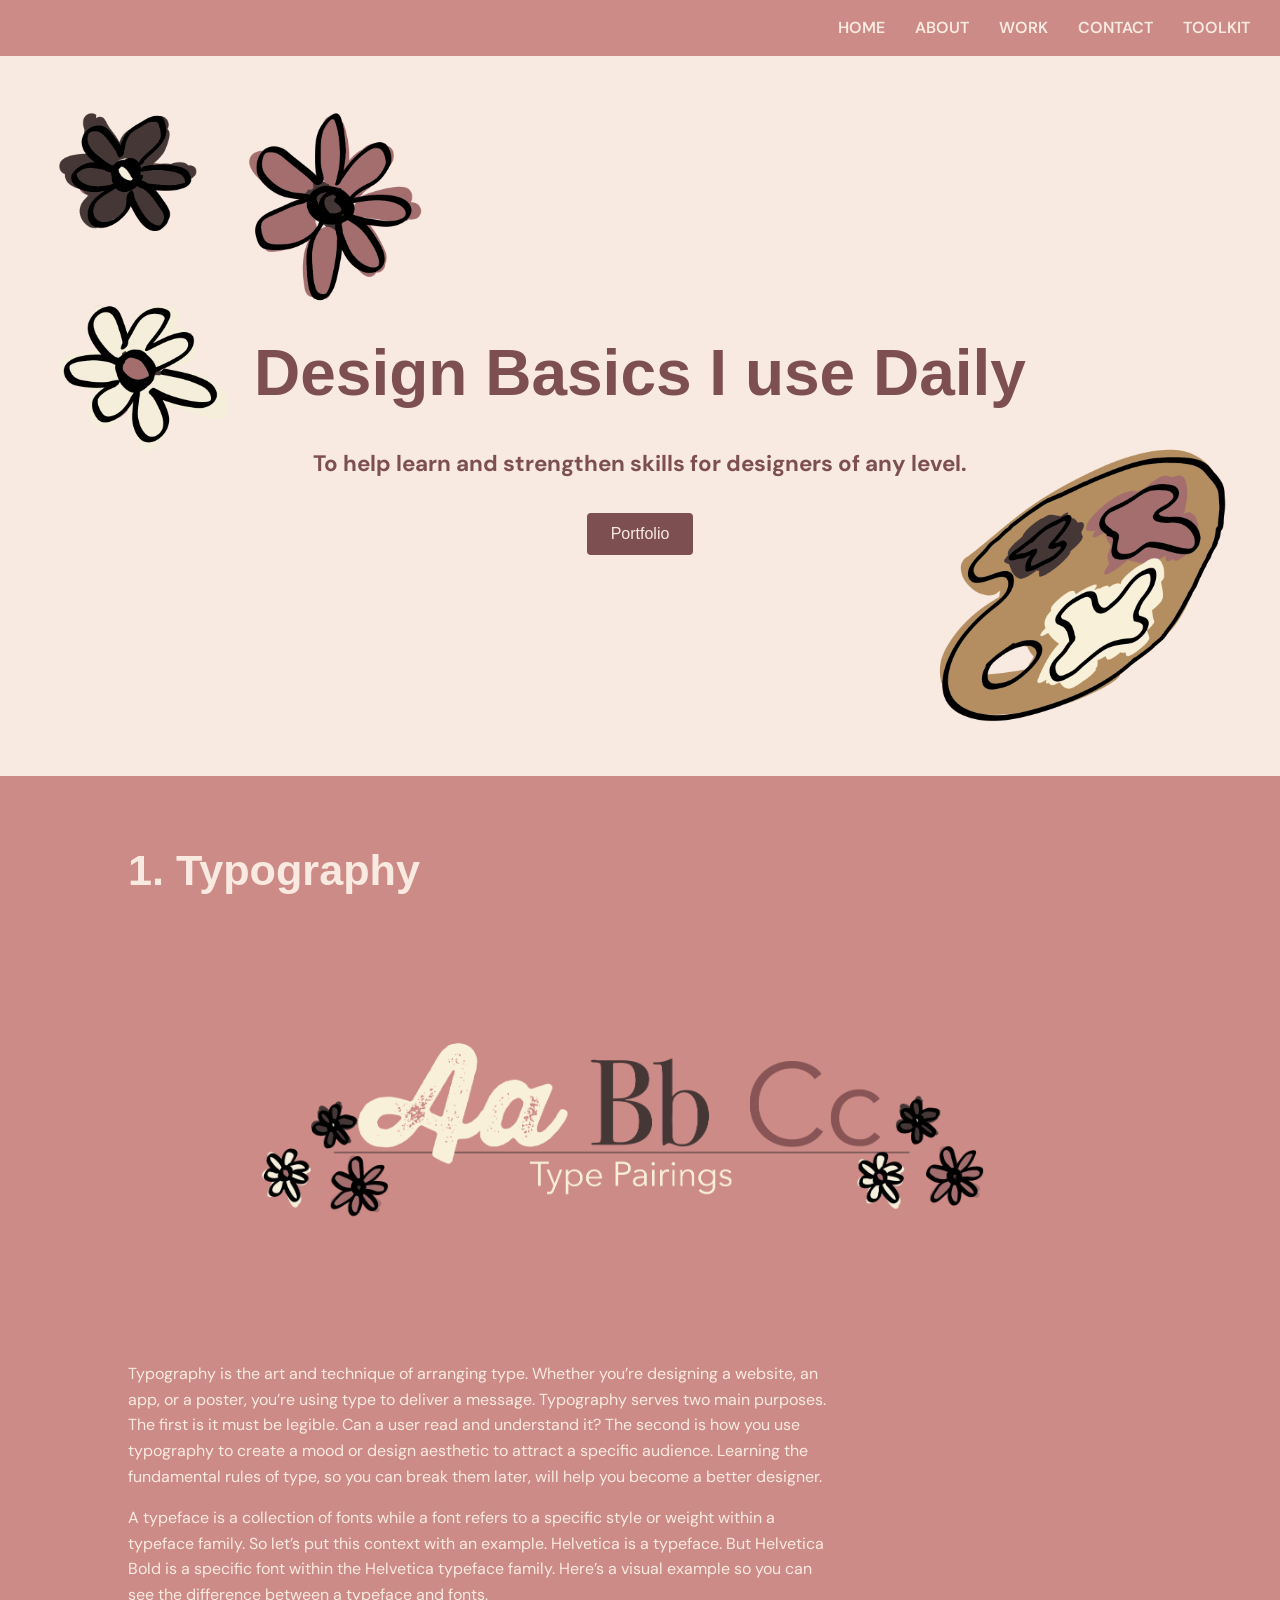
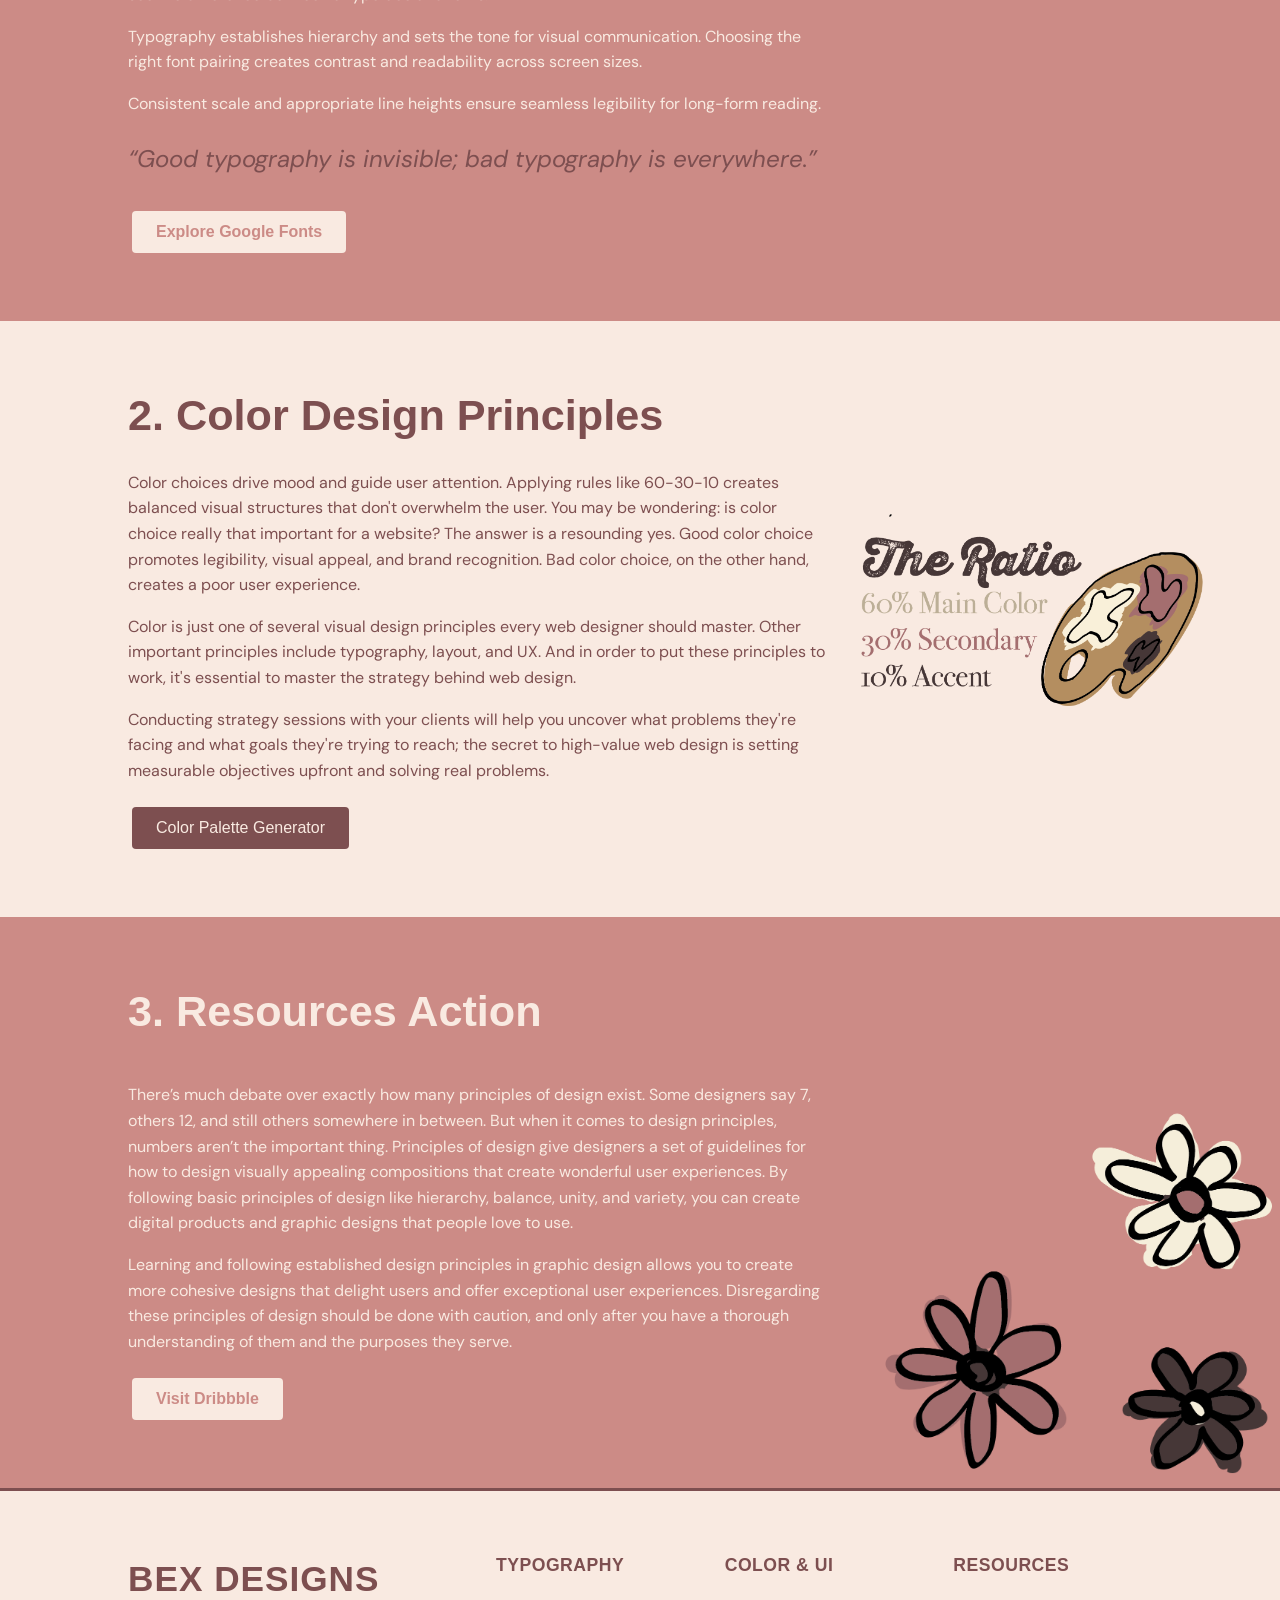
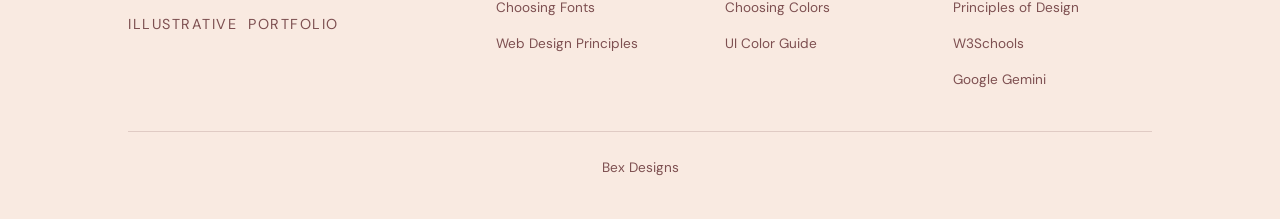
<file: index.html>
<!DOCTYPE html>
<html lang="en">
<head>
    <meta charset="UTF-8">
    <meta name="viewport" content="width=device-width, initial-scale=1.0">
    <title>Design Basics Professionals use Daily</title>
    
    <!-- Google Fonts -->
    <link rel="preconnect" href="https://fonts.googleapis.com">
    <link rel="preconnect" href="https://fonts.gstatic.com" crossorigin>
    <link href="https://fonts.googleapis.com/css2?family=DM+Sans:ital,opsz,wght@0,9..40,100..1000;1,9..40,100..1000&family=Valley+Sans:ital,wght@0,100..900;1,100..900&display=swap" rel="stylesheet">
    
    <!-- External CSS -->
    <link href="style.css" rel="stylesheet" type="text/css">
</head>
<body>

<header class="top-section">
    <nav class="navigation">
        <ul>
			<li><a href="index.html">HOME</a></li>
            <li><a href="About.html" target="_blank">ABOUT</a></li>
            <li><a href="WORK.html" target="_blank">WORK</a></li>
            <li><a href="CONTACT.html" target="_blank">CONTACT</a></li>
            <li><a href="TOOLKIT.html" target="_blank">TOOLKIT</a></li>
        </ul>
    </nav>
</header>

<!-- SECTION 1: Header & Hero -->
<section class="hero-section">
    <div class="hero-content">
        <h1>Design Basics I use Daily</h1>
        <h3>To help learn and strengthen skills for designers of any level.</h3>
        <a href="https://bexdesigns.net/" target="_blank">
            <button class="button">Portfolio</button>
        </a>
    </div>
</section>

<!-- SECTION 2: Typography -->
<section class="typography-section">
    <h2>1. Typography</h2>
    <img class="centered-image" src="Images/typepairing.png" alt="Type pairing example">
    
    <p class="p2">Typography is the art and technique of arranging type. Whether you’re designing a website, an app, or a poster, you’re using type to deliver a message. Typography serves two main purposes. The first is it must be legible. Can a user read and understand it? The second is how you use typography to create a mood or design aesthetic to attract a specific audience. Learning the fundamental rules of type, so you can break them later, will help you become a better designer.</p>
    
    <p class="p2">A typeface is a collection of fonts while a font refers to a specific style or weight within a typeface family. So let’s put this context with an example. Helvetica is a typeface. But Helvetica Bold is a specific font within the Helvetica typeface family. Here’s a visual example so you can see the difference between a typeface and fonts.</p>
    
    <p class="p2">Typography establishes hierarchy and sets the tone for visual communication. Choosing the right font pairing creates contrast and readability across screen sizes.</p>
    <p class="p2">Consistent scale and appropriate line heights ensure seamless legibility for long-form reading.</p>
    
    <q>Good typography is invisible; bad typography is everywhere.</q>  
    
    <div>
        <a href="https://fonts.google.com" target="_blank">
            <button class="button2">Explore Google Fonts</button>
        </a>
    </div>
</section>

<!-- SECTION 3: Color & Design Principles -->
<section class="color-section">
    <div class="color-header">
        <h5>2. Color Design Principles</h5>
    </div>
    
    <p>Color choices drive mood and guide user attention. Applying rules like 60-30-10 creates balanced visual structures that don't overwhelm the user. You may be wondering: is color choice really that important for a website? The answer is a resounding yes. Good color choice promotes legibility, visual appeal, and brand recognition. Bad color choice, on the other hand, creates a poor user experience.</p>
    
    <p>Color is just one of several visual design principles every web designer should master. Other important principles include typography, layout, and UX. And in order to put these principles to work, it's essential to master the strategy behind web design.</p>
    
    <p>Conducting strategy sessions with your clients will help you uncover what problems they're facing and what goals they're trying to reach; the secret to high-value web design is setting measurable objectives upfront and solving real problems.</p>
    
    <div>
        <a href="https://coolors.co" target="_blank">
            <button class="button">Color Palette Generator</button>
        </a>
    </div>
</section>

<!-- SECTION 4: Resources & CTA -->
<section class="resources-section">
    <h2>3. Resources Action</h2>
    <div>
        <p class="p2">There’s much debate over exactly how many principles of design exist. Some designers say 7, others 12, and still others somewhere in between. But when it comes to design principles, numbers aren’t the important thing. Principles of design give designers a set of guidelines for how to design visually appealing compositions that create wonderful user experiences. By following basic principles of design like hierarchy, balance, unity, and variety, you can create digital products and graphic designs that people love to use.</p>
        
        <p class="p2">Learning and following established design principles in graphic design allows you to create more cohesive designs that delight users and offer exceptional user experiences. Disregarding these principles of design should be done with caution, and only after you have a thorough understanding of them and the purposes they serve.</p>
    </div>
    
    <div>
        <a href="https://dribbble.com" target="_blank">
            <button class="button2">Visit Dribbble</button>
        </a>
    </div>
</section>

<!-- FOOTER & CITATIONS -->
<footer>
    <div class="footer-container">
        <!-- Brand / Logo Area -->
      <div class="footer-brand">
        <h2>BEX DESIGNS</h2>
          <p>Illustrative&nbsp; Portfolio</p>
        </div>

        <!-- Stacked & Horizontal Link Columns -->
        <div class="footer-links-group">
            <div class="footer-column">
                <h4>TYPOGRAPHY</h4>
                <ul>
                    <li><a href="https://www.flux-academy.com/blog/the-ultimate-guide-to-choosing-fonts" target="_blank">Choosing Fonts</a></li>
                    <li><a href="https://tilda.education/en/web-design-principles" target="_blank">Web Design Principles</a></li>
                </ul>
            </div>

            <div class="footer-column">
                <h4>COLOR & UI</h4>
                <ul>
                    <li><a href="https://www.flux-academy.com/blog/ultimate-guide-to-choosing-colors-for-web-design" target="_blank">Choosing Colors</a></li>
                    <li><a href="https://dribbble.com/stories/2018/12/19/choosing-colors-for-web-design-a-practical-ui-color-application-guide" target="_blank">UI Color Guide</a></li>
                </ul>
            </div>

            <div class="footer-column">
                <h4>RESOURCES</h4>
                <ul>
                    <li><a href="https://dribbble.com/resources/education/principles-of-design" target="_blank">Principles of Design</a></li>
                    <li><a href="https://www.w3schools.com/" target="_blank">W3Schools</a></li>
                    <li><a href="https://share.google/mY4D2VgByIqLXARrg" target="_blank">Google Gemini</a></li>
                </ul>
            </div>
        </div>
    </div>

    <!-- Copyright Bottom Bar -->
    <div class="footer-bottom">
    Bex Designs </div>
</footer>

</body>
</html>
</file>
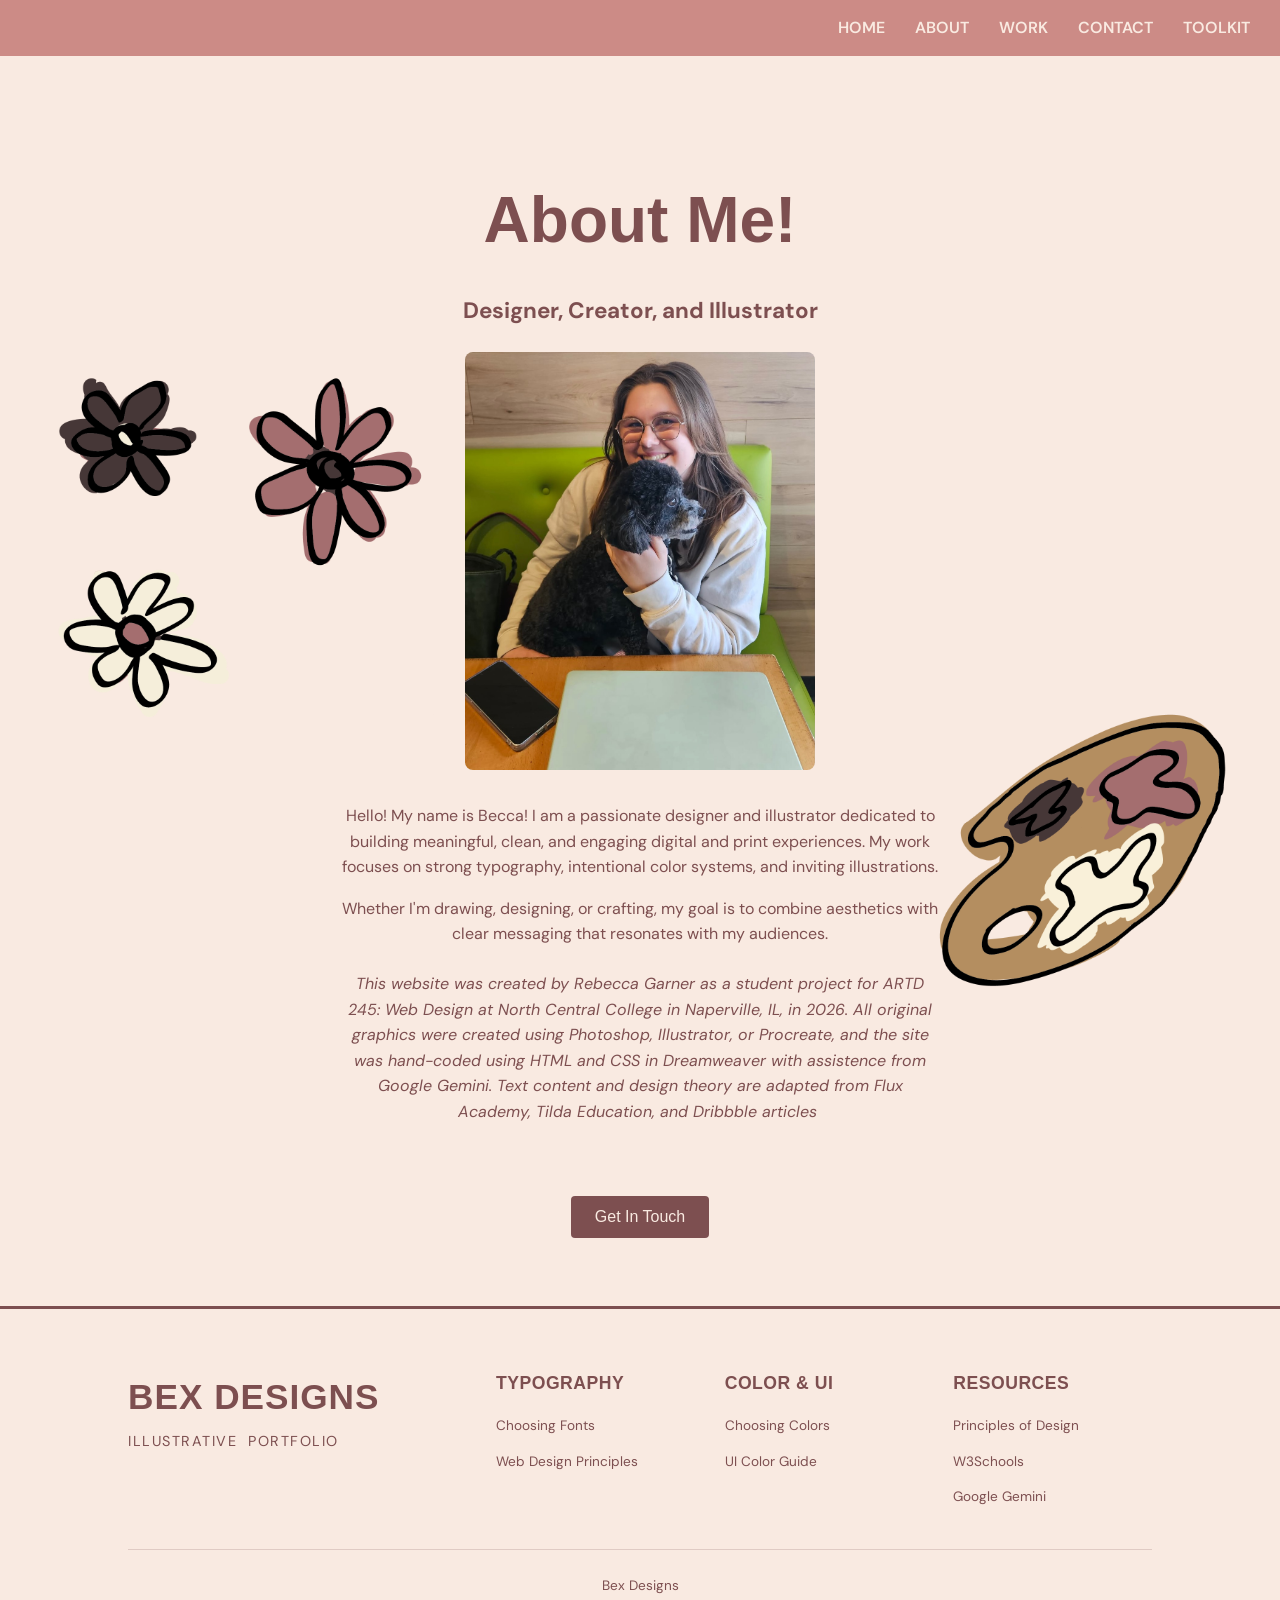
<file: About.html>
<!DOCTYPE html>
<html lang="en">
<head>
    <meta charset="UTF-8">
    <meta name="viewport" content="width=device-width, initial-scale=1.0">
    <title>About - Bex Designs</title>
    
    <!-- Google Fonts -->
    <link rel="preconnect" href="https://fonts.googleapis.com">
    <link rel="preconnect" href="https://fonts.gstatic.com" crossorigin>
    <link href="https://fonts.googleapis.com/css2?family=DM+Sans:ital,opsz,wght@0,9..40,100..1000;1,9..40,100..1000&family=Valley+Sans:ital,wght@0,100..900;1,100..900&display=swap" rel="stylesheet">
    
    <!-- External CSS -->
    <link href="style.css" rel="stylesheet" type="text/css">
</head>
<body>

<header class="top-section">
    <nav class="navigation">
        <ul>
            <li><a href="index.html">HOME</a></li>
            <li><a href="About.html">ABOUT</a></li>
            <li><a href="WORK.html" target="_blank">WORK</a></li>
            <li><a href="CONTACT.html" target="_blank">CONTACT</a></li>
            <li><a href="TOOLKIT.html" target="_blank">TOOLKIT</a></li>
        </ul>
    </nav>
</header>

<!-- ABOUT SECTION WITH PHOTO & TEXT -->
<section class="hero-section">
    <div class="about-content-wrapper">
        <h1>About Me!</h1>
        <h3>Designer, Creator, and Illustrator</h3>
        
        <!-- Stacked Layout Container -->
        <div class="about-stacked-container">
            <div class="about-image-centered">
             <img src="Images/Garner.me.jpeg" alt="Profile Picture">
            </div>
            
            <div class="about-text-column">
                <p>Hello! My name is Becca! I am a passionate designer and illustrator dedicated to building meaningful, clean, and engaging digital and print experiences. 
                My work focuses on strong typography, intentional color systems, and inviting illustrations.</p>
                    
              <p>Whether I'm drawing, designing, or crafting, my goal is to combine aesthetics with clear messaging that resonates with my audiences.</p>
                <q2>This website was created by Rebecca Garner as a student project for ARTD 245: Web Design at North Central College in Naperville, IL, in 2026. All original graphics were created using Photoshop, Illustrator, or Procreate, and the site was hand-coded using HTML and CSS in Dreamweaver with assistence from Google Gemini. Text content and design theory are adapted from Flux Academy, Tilda Education, and Dribbble articles&nbsp;</q2>
            </div>
        </div>

        <div class="about-button-wrapper">
            <a href="CONTACT.html" target="_blank">
                <button class="button">Get In Touch</button>
            </a>
        </div>
    </div>
</section>

<!-- FOOTER -->
<footer>
    <div class="footer-container">
        <!-- Brand / Logo Area -->
      <div class="footer-brand">
        <h2>BEX DESIGNS</h2>
          <p>Illustrative&nbsp; Portfolio</p>
        </div>

        <!-- Stacked & Horizontal Link Columns -->
        <div class="footer-links-group">
            <div class="footer-column">
                <h4>TYPOGRAPHY</h4>
                <ul>
                    <li><a href="https://www.flux-academy.com/blog/the-ultimate-guide-to-choosing-fonts" target="_blank">Choosing Fonts</a></li>
                    <li><a href="https://tilda.education/en/web-design-principles" target="_blank">Web Design Principles</a></li>
                </ul>
            </div>

            <div class="footer-column">
                <h4>COLOR & UI</h4>
                <ul>
                    <li><a href="https://www.flux-academy.com/blog/ultimate-guide-to-choosing-colors-for-web-design" target="_blank">Choosing Colors</a></li>
                    <li><a href="https://dribbble.com/stories/2018/12/19/choosing-colors-for-web-design-a-practical-ui-color-application-guide" target="_blank">UI Color Guide</a></li>
                </ul>
            </div>

            <div class="footer-column">
                <h4>RESOURCES</h4>
                <ul>
                    <li><a href="https://dribbble.com/resources/education/principles-of-design" target="_blank">Principles of Design</a></li>
                    <li><a href="https://www.w3schools.com/" target="_blank">W3Schools</a></li>
                    <li><a href="https://share.google/mY4D2VgByIqLXARrg" target="_blank">Google Gemini</a></li>
                </ul>
            </div>
        </div>
    </div>

    <!-- Copyright Bottom Bar -->
    <div class="footer-bottom">
    Bex Designs </div>
</footer>

</body>
</html>
</file>
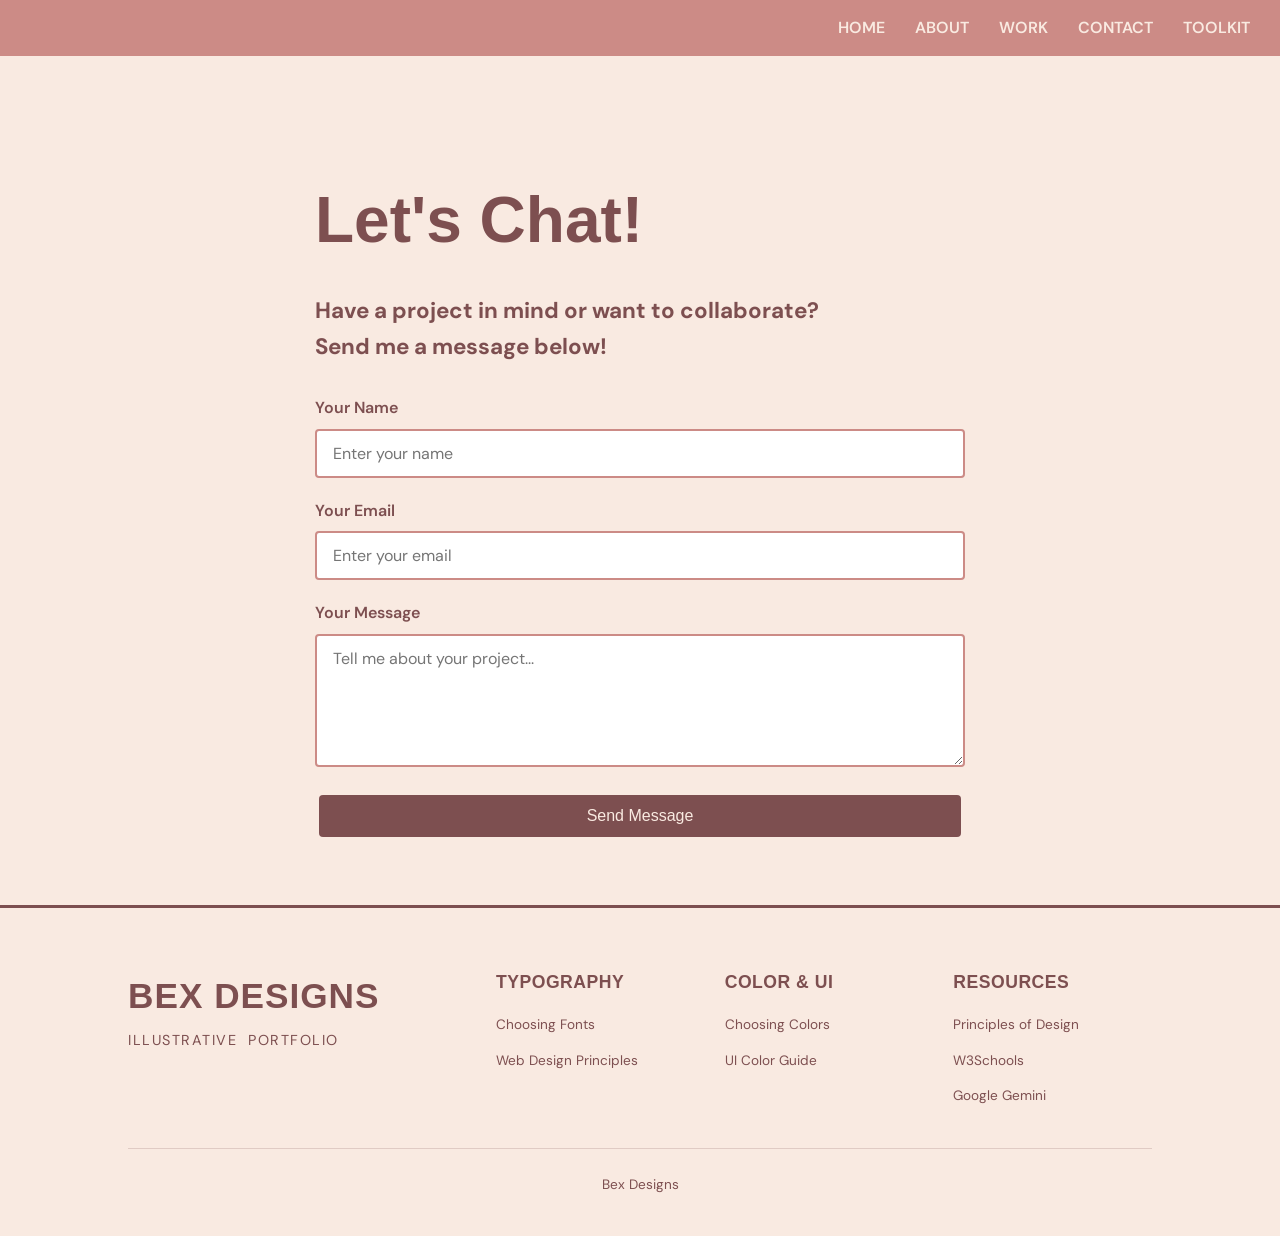
<file: CONTACT.html>
<!DOCTYPE html>
<html lang="en">
<head>
    <meta charset="UTF-8">
    <meta name="viewport" content="width=device-width, initial-scale=1.0">
    <title>Contact - Bex Designs</title>
    
    <!-- Google Fonts -->
    <link rel="preconnect" href="https://fonts.googleapis.com">
    <link rel="preconnect" href="https://fonts.gstatic.com" crossorigin>
    <link href="https://fonts.googleapis.com/css2?family=DM+Sans:ital,opsz,wght@0,9..40,100..1000;1,9..40,100..1000&family=Valley+Sans:ital,wght@0,100..900;1,100..900&display=swap" rel="stylesheet">
    
    <!-- External CSS -->
    <link href="style.css" rel="stylesheet" type="text/css">
</head>
<body>

<header class="top-section">
    <nav class="navigation">
        <ul>
			<li><a href="index.html">HOME</a></li>
            <li><a href="index.html">ABOUT</a></li>
            <li><a href="WORK.html" target="_blank">WORK</a></li>
            <li><a href="CONTACT.html" target="_blank">CONTACT</a></li>
            <li><a href="TOOLKIT.html" target="_blank">TOOLKIT</a></li>
        </ul>
    </nav>
</header>

<!-- CONTACT SECTION -->
<section class="contact-section">
    <div class="contact-wrapper">
        <h1>Let's Chat!</h1>
        <h3>Have a project in mind or want to collaborate? <br>
        Send me a message below!</h3>
        
        <!-- Contact Form -->
        <form action="#" method="POST" class="contact-form">
            <div class="form-group">
                <label for="name">Your Name</label>
                <input type="text" id="name" name="name" required placeholder="Enter your name">
            </div>

            <div class="form-group">
                <label for="email">Your Email</label>
                <input type="email" id="email" name="email" required placeholder="Enter your email">
            </div>

            <div class="form-group">
                <label for="message">Your Message</label>
                <textarea id="message" name="message" rows="5" required placeholder="Tell me about your project..."></textarea>
            </div>

            <button type="submit" class="button">Send Message</button>
        </form>
    </div>
</section>

<!-- FOOTER -->
<footer>
    <div class="footer-container">
        <!-- Brand / Logo Area -->
      <div class="footer-brand">
        <h2>BEX DESIGNS</h2>
          <p>Illustrative&nbsp; Portfolio</p>
        </div>

        <!-- Stacked & Horizontal Link Columns -->
        <div class="footer-links-group">
            <div class="footer-column">
                <h4>TYPOGRAPHY</h4>
                <ul>
                    <li><a href="https://www.flux-academy.com/blog/the-ultimate-guide-to-choosing-fonts" target="_blank">Choosing Fonts</a></li>
                    <li><a href="https://tilda.education/en/web-design-principles" target="_blank">Web Design Principles</a></li>
                </ul>
            </div>

            <div class="footer-column">
                <h4>COLOR & UI</h4>
                <ul>
                    <li><a href="https://www.flux-academy.com/blog/ultimate-guide-to-choosing-colors-for-web-design" target="_blank">Choosing Colors</a></li>
                    <li><a href="https://dribbble.com/stories/2018/12/19/choosing-colors-for-web-design-a-practical-ui-color-application-guide" target="_blank">UI Color Guide</a></li>
                </ul>
            </div>

            <div class="footer-column">
                <h4>RESOURCES</h4>
                <ul>
                    <li><a href="https://dribbble.com/resources/education/principles-of-design" target="_blank">Principles of Design</a></li>
                    <li><a href="https://www.w3schools.com/" target="_blank">W3Schools</a></li>
                    <li><a href="https://share.google/mY4D2VgByIqLXARrg" target="_blank">Google Gemini</a></li>
                </ul>
            </div>
        </div>
    </div>

    <!-- Copyright Bottom Bar -->
    <div class="footer-bottom">
    Bex Designs </div>
</footer>
</body>
</html>
</file>
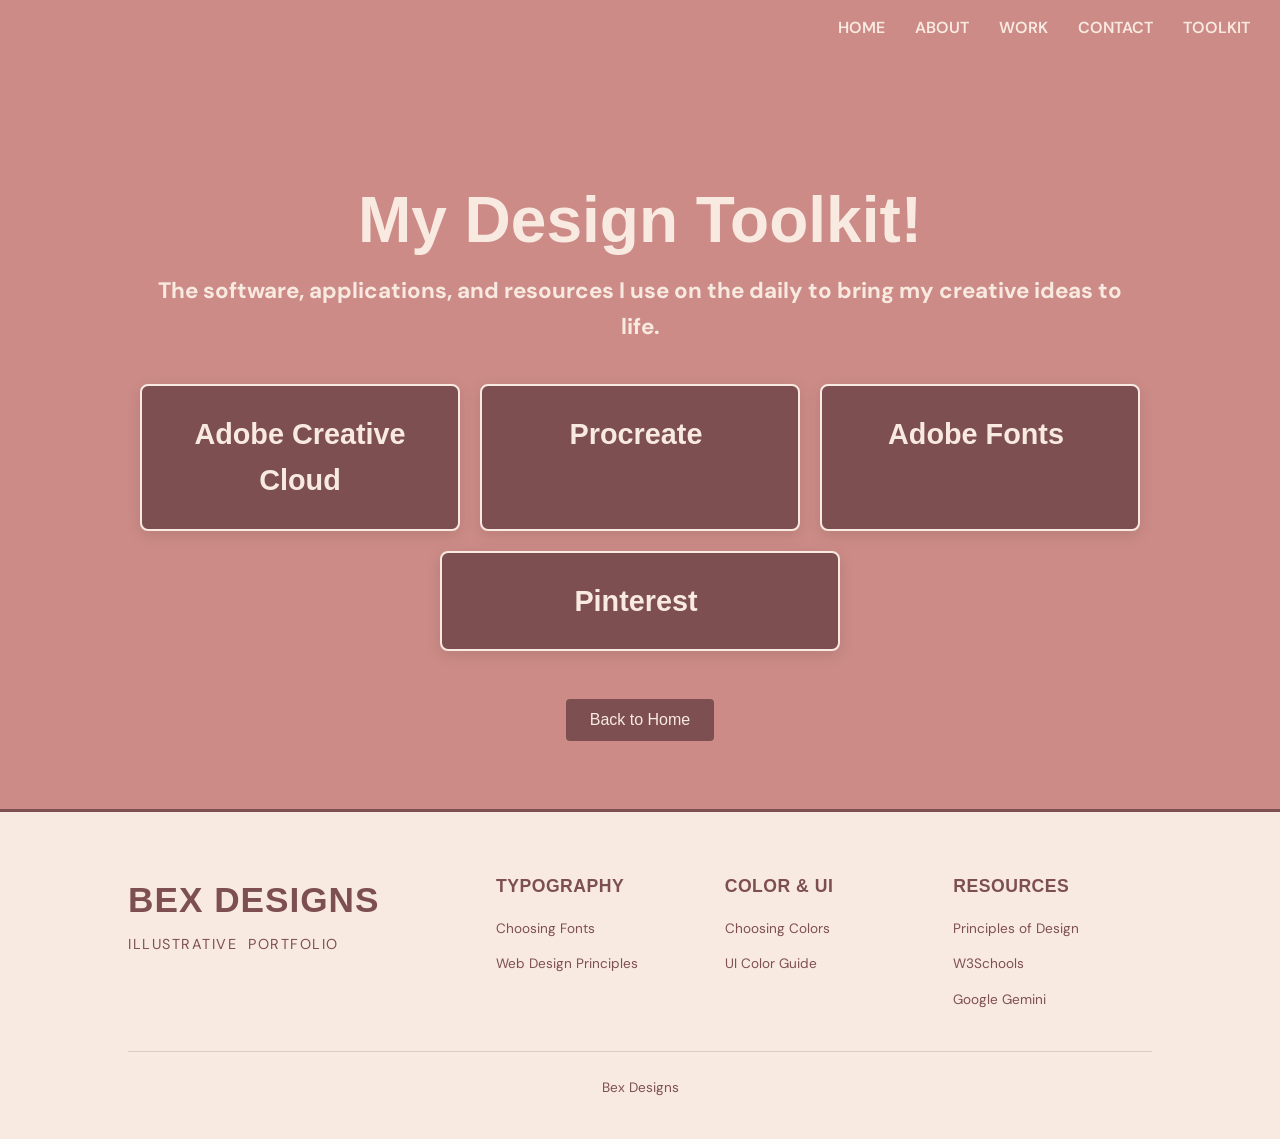
<file: TOOLKIT.html>
<!DOCTYPE html>
<html lang="en">
<head>
    <meta charset="UTF-8">
    <meta name="viewport" content="width=device-width, initial-scale=1.0">
    <title>Toolkit - Bex Designs</title>
    
    <!-- Google Fonts -->
    <link rel="preconnect" href="https://fonts.googleapis.com">
    <link rel="preconnect" href="https://fonts.gstatic.com" crossorigin>
    <link href="https://fonts.googleapis.com/css2?family=DM+Sans:ital,opsz,wght@0,9..40,100..1000;1,9..40,100..1000&family=Valley+Sans:ital,wght@0,100..900;1,100..900&display=swap" rel="stylesheet">
    
    <!-- External CSS -->
    <link href="style.css" rel="stylesheet" type="text/css">
</head>
<body>

<header class="top-section">
    <nav class="navigation">
        <ul>
			<li><a href="index.html">HOME</a></li>
            <li><a href="index.html">ABOUT</a></li>
            <li><a href="WORK.html" target="_blank">WORK</a></li>
            <li><a href="CONTACT.html" target="_blank">CONTACT</a></li>
            <li><a href="TOOLKIT.html">TOOLKIT</a></li>
        </ul>
    </nav>
</header>

<!-- TOOLKIT SECTION -->
<section class="toolkit-section">
    <div class="toolkit-wrapper">
        <h1>My Design Toolkit!</h1>
        <h3 class="section-subtitle">The software, applications, and resources I use on the daily to bring my creative ideas to life.</h3>
        
        <!-- Toolkit Cards Grid -->
        <div class="toolkit-grid">
            <div class="toolkit-card">
                <h3>Adobe Creative Cloud</h3>
                <p class="card-desc">I love the Adobe Creative Cloud, I use it for layout, typography, illustrations, and editing! It is my one stop shop.</p>
                <div class="card-nav-container">
                    <button class="toolkit-arrow-btn prev-btn" type="button">&#10094;</button>
                    <span class="card-counter">1 of 4</span>
                    <button class="toolkit-arrow-btn next-btn" type="button">&#10095;</button>
                </div>
            </div>

            <div class="toolkit-card">
                <h3>Procreate&nbsp;</h3>
                <p class="card-desc">I use this program for my indepth non vector designs. It is great for very heavy layered and detail oriented pieces.</p>
                <div class="card-nav-container">
                    <button class="toolkit-arrow-btn prev-btn" type="button">&#10094;</button>
                    <span class="card-counter">2 of 4</span>
                    <button class="toolkit-arrow-btn next-btn" type="button">&#10095;</button>
                </div>
            </div>

            <div class="toolkit-card">
                <h3>Adobe Fonts&nbsp;</h3>
                <p class="card-desc">My favorite site to ge essential tyoe families, font styles, and unique fonts for my designs.</p>
                <div class="card-nav-container">
                    <button class="toolkit-arrow-btn prev-btn" type="button">&#10094;</button>
                    <span class="card-counter">3 of 4</span>
                    <button class="toolkit-arrow-btn next-btn" type="button">&#10095;</button>
                </div>
            </div>

            <div class="toolkit-card">
                <h3>Pinterest&nbsp;</h3>
                <p class="card-desc">A great place for insperation and finding new styles to try!.</p>
                <div class="card-nav-container">
                    <button class="toolkit-arrow-btn prev-btn" type="button">&#10094;</button>
                    <span class="card-counter">4 of 4</span>
                    <button class="toolkit-arrow-btn next-btn" type="button">&#10095;</button>
                </div>
            </div>
        </div>

        <!-- Back to Home Button -->
        <div class="home-button-container">
            <a href="index.html">
                <button class="button">Back to Home</button>
            </a>
        </div>
    </div>
</section>

<!-- FOOTER -->
<footer>
    <div class="footer-container">
        <!-- Brand / Logo Area -->
      <div class="footer-brand">
        <h2>BEX DESIGNS</h2>
          <p>Illustrative&nbsp; Portfolio</p>
        </div>

        <!-- Stacked & Horizontal Link Columns -->
        <div class="footer-links-group">
            <div class="footer-column">
                <h4>TYPOGRAPHY</h4>
                <ul>
                    <li><a href="https://www.flux-academy.com/blog/the-ultimate-guide-to-choosing-fonts" target="_blank">Choosing Fonts</a></li>
                    <li><a href="https://tilda.education/en/web-design-principles" target="_blank">Web Design Principles</a></li>
                </ul>
            </div>

            <div class="footer-column">
                <h4>COLOR & UI</h4>
                <ul>
                    <li><a href="https://www.flux-academy.com/blog/ultimate-guide-to-choosing-colors-for-web-design" target="_blank">Choosing Colors</a></li>
                    <li><a href="https://dribbble.com/stories/2018/12/19/choosing-colors-for-web-design-a-practical-ui-color-application-guide" target="_blank">UI Color Guide</a></li>
                </ul>
            </div>

            <div class="footer-column">
                <h4>RESOURCES</h4>
                <ul>
                    <li><a href="https://dribbble.com/resources/education/principles-of-design" target="_blank">Principles of Design</a></li>
                    <li><a href="https://www.w3schools.com/" target="_blank">W3Schools</a></li>
                    <li><a href="https://share.google/mY4D2VgByIqLXARrg" target="_blank">Google Gemini</a></li>
                </ul>
            </div>
        </div>
    </div>

    <!-- Copyright Bottom Bar -->
    <div class="footer-bottom">
    Bex Designs </div>
</footer>

<!-- Safe, Fail-Proof JavaScript -->
<script>
    document.addEventListener('DOMContentLoaded', function () {
        var cards = document.querySelectorAll('.toolkit-card');
        var activeIndex = -1;

        function setExpandedCard(index) {
            for (var i = 0; i < cards.length; i++) {
                cards[i].classList.remove('expanded');
            }
            if (index >= 0 && index < cards.length) {
                cards[index].classList.add('expanded');
                activeIndex = index;
            } else {
                activeIndex = -1;
            }
        }

        cards.forEach(function (card, index) {
            card.addEventListener('click', function (e) {
                if (e.target.closest('.toolkit-arrow-btn')) {
                    return;
                }
                if (activeIndex === index) {
                    setExpandedCard(-1);
                } else {
                    setExpandedCard(index);
                }
            });

            var prevBtn = card.querySelector('.prev-btn');
            var nextBtn = card.querySelector('.next-btn');

            if (prevBtn) {
                prevBtn.addEventListener('click', function (e) {
                    e.stopPropagation();
                    var newIndex = activeIndex - 1;
                    if (newIndex < 0) {
                        newIndex = cards.length - 1;
                    }
                    setExpandedCard(newIndex);
                });
            }

            if (nextBtn) {
                nextBtn.addEventListener('click', function (e) {
                    e.stopPropagation();
                    var newIndex = activeIndex + 1;
                    if (newIndex >= cards.length) {
                        newIndex = 0;
                    }
                    setExpandedCard(newIndex);
                });
            }
        });
    });
</script>

</body>
</html>
</file>
<file: style.css>
@charset "UTF-8";

/* Global & Typography Styling */
body {
    font-family: 'DM Sans', sans-serif;
    margin: 0;
    padding: 0;
    color: #f9eae1;
    line-height: 1.6;
}

h1 {
    font-family: "Valley Sans", sans-serif;
    font-size: 4rem;
    font-weight: 600;
    margin-bottom: 0.1rem;
    color: #7d4f50;
}

h2 {
    font-family: "Valley Sans", sans-serif;
    font-size: 2.7rem;
    color: #f9eae1;
    margin-top: 0;
}

h5 {
    font-family: "Valley Sans", sans-serif;
    font-size: 2.7rem;
    color: #7d4f50;
    margin: 0;
}

h3, h4 {
    font-family: "DM Sans", sans-serif;
    font-size: 1.4rem;
    color: #7d4f50;
}

h7 {
    font-family: "DM Sans", sans-serif;
    font-size: 1.4rem;
    text-align: center;
    color: #7d4f50;
}

h6 {
    font-family: "Valley Sans", sans-serif;
    font-size: 4rem;
    font-weight: 600;
    margin-bottom: 0.1rem;
    color: #f9eae1;
}

p {
    font-size: 1rem;
    max-width: 700px;
    margin-bottom: 1rem;
    color: #7d4f50;
}

.p2 {
    color: #f9eae1;
}

p3 {
    font-size: 1rem;
    max-width: 700px;
    margin-bottom: 1rem;
	text-align: left;
    color: #7d4f50;
}

q {
    font-style: italic;
    font-size: 1.5rem;
    display: block;
    margin: 1.5rem 0;
    color: #7d4f50;
}

q2 {
    font-style: italic;
    font-size: 1rem;
    display: block;
    margin: 1.5rem 0;
    color: #7d4f50;
}

/* Section Structure */
section {
    padding: 60px 10%;
}

/* Horizontal Navigation Bar */
.top-section {
    background-color: #f9eae1;
}

.navigation {
    background-color: #cc8b86;
    display: flex;
    justify-content: flex-end;
    align-items: center;
    padding: 15px 30px;
}

.navigation ul {
    list-style: none;
    display: flex;
    gap: 30px;
    margin: 0;
    padding: 0;
}

.navigation li a {
    color: #f9eae1;
    text-decoration: none;
    font-weight: 600;
    transition: color 0.2s ease;
}

.navigation li a:hover {
    color: #7d4f50;
}

/* Hero Section */
.hero-section {
    background-color: #f9eae1;
    background-image: url("Images/herographic.png");
    background-size: 94.5%;
    background-position: center;
    background-repeat: no-repeat;
    min-height: 600px;
    display: flex;
    align-items: center;
    justify-content: center;
    text-align: center;
}

/* Typography Section */
.typography-section {
    background-color: #cc8b86;
}

.typography-section .centered-image {
    display: block;
    margin: 20px auto;
    max-width: 75%;
    height: auto;
    border-radius: 6px;
}

/* About My Work Section */
.about-work-section {
    background-color: #cc8b86;
}

.about-work-section p {
    color: #f9eae1;
}

.about-work-section .content-wrapper {
    max-width: 800px;
}

/* Color Section */
.color-section {
    background-color: #f9eae1;
    background-image: url("Images/color.png");
    background-size: 40%;
    background-position: right;
    background-repeat: no-repeat;
    min-height: 100px;
}

.color-header {
    display: flex;
    justify-content: space-between;
    align-items: center;
    margin-bottom: 20px;
    flex-wrap: wrap;
    gap: 20px;
}

/* Resources Section */
.resources-section {
    background-color: #cc8b86;
    background-image: url("Images/resource.png");
    background-size: 100%;
    background-position: bottom right;
    background-repeat: no-repeat;
    min-height: 400px;
}

/* Gallery Section */
.gallery-section {
    background-color: #f9eae1;
}

.gallery-section h2 {
    color: #7d4f50;
    margin-bottom: 30px;
}

/* Photo Grid Layout */
.container {
    display: flex;
    flex-wrap: wrap;
    gap: 20px;
    justify-content: center;
    max-width: 1200px;
    margin: 0 auto;
}

.column {
    flex: 0 1 22%;
    min-width: 220px;
    max-width: 280px;
    box-sizing: border-box;
    cursor: pointer;
}

.column img {
    width: 100%;
    max-width: 100%;
    height: auto;
    border-radius: 6px;
    display: block;
    transition: transform 0.3s ease;
}

.column img:hover {
    transform: scale(1.03);
}

/* --- Lightbox Modal Styles --- */
.lightbox {
    display: none;
    position: fixed;
    z-index: 1000;
    left: 0;
    top: 0;
    width: 100%;
    height: 100%;
    background-color: rgba(0, 0, 0, 0.9);
    justify-content: center;
    align-items: center;
    flex-direction: column;
    padding: 30px;
    box-sizing: border-box;
}

.lightbox-content-wrapper {
    display: flex;
    flex-direction: column;
    align-items: center;
    max-width: 90%;
    max-height: 85vh;
}

#lightbox-img {
    max-width: 100%;
    max-height: 68vh;
    object-fit: contain;
    border-radius: 6px;
    box-shadow: 0 8px 25px rgba(0, 0, 0, 0.7);
}

#lightbox-caption {
    color: #f9eae1;
    font-size: 1.25rem;
    margin-top: 20px;
    text-align: center;
    max-width: 750px;
    font-family: 'DM Sans', sans-serif;
}

.close-lightbox {
    position: absolute;
    top: 25px;
    right: 40px;
    color: #f9eae1;
    font-size: 45px;
    font-weight: bold;
    cursor: pointer;
    transition: color 0.2s ease;
}

.close-lightbox:hover {
    color: #cc8b86;
}

/* Next and Previous Arrow Controls */
.prev-lightbox, .next-lightbox {
    cursor: pointer;
    position: absolute;
    top: 45%;
    padding: 16px;
    color: #f9eae1;
    font-weight: bold;
    font-size: 40px;
    transition: 0.3s ease;
    user-select: none;
    background-color: rgba(0, 0, 0, 0.4);
    border-radius: 4px;
    transform: translateY(-50%);
}

.prev-lightbox {
    left: 40px;
}

.next-lightbox {
    right: 40px;
}

.prev-lightbox:hover, .next-lightbox:hover {
    background-color: rgba(0, 0, 0, 0.8);
    color: #cc8b86;
}

/* Buttons */
.button {
    background-color: #7d4f50;
    border: none;
    color: #f9eae1;
    padding: 12px 24px;
    text-align: center;
    text-decoration: none;
    display: inline-block;
    font-size: 16px;
    margin: 8px 4px;
    cursor: pointer;
    border-radius: 4px;
    transition: background-color 0.3s ease;
}

.button:hover {
    background-color: #CC8b86;
}

.button2 {
    background-color: #f9eae1;
    border: none;
    color: #CC8b86;
    padding: 12px 24px;
    text-align: center;
    text-decoration: none;
    display: inline-block;
    font-size: 16px;
    margin: 8px 4px;
    cursor: pointer;
    border-radius: 4px;
    font-weight: 600;
    transition: background-color 0.3s ease;
}

.button2:hover {
    background-color: #7d4f50;
    color: #f9eae1;
}

/* --- Contact Page Styles --- */
.contact-section {
    background-color: #f9eae1;
    min-height: 70vh;
    display: flex;
    justify-content: center;
    align-items: center;
}

.contact-wrapper {
    width: 100%;
    max-width: 650px;
}

.contact-form {
    margin-top: 30px;
    display: flex;
    flex-direction: column;
    gap: 20px;
}

.form-group {
    display: flex;
    flex-direction: column;
    gap: 8px;
}

.form-group label {
    font-family: "DM Sans", sans-serif;
    font-weight: 600;
    color: #7d4f50;
    font-size: 1rem;
}

.contact-form input,
.contact-form textarea {
    font-family: 'DM Sans', sans-serif;
    padding: 12px 16px;
    border: 2px solid #cc8b86;
    border-radius: 4px;
    background-color: #ffffff;
    color: #7d4f50;
    font-size: 1rem;
    outline: none;
    transition: border-color 0.3s ease;
}

.contact-form input:focus,
.contact-form textarea:focus {
    border-color: #7d4f50;
}

/* --- About Page Side-by-Side Layout --- */
.about-page-section {
    background-color: #f9eae1;
    padding: 60px 10%;
}

.about-content-wrapper {
    max-width: 1000px;
    margin: 0 auto;
}

.about-flex-container {
    display: flex;
    align-items: center;
    gap: 40px;
    flex-wrap: wrap;
    margin: 30px 0;
}

.about-image-column {
    flex: 1 1 250px;
    max-width: 320px;
}

.about-image-column img {
    width: 100%;
    height: auto;
    border-radius: 6px;
    display: block;
    box-shadow: 0 4px 15px rgba(0, 0, 0, 0.1);
}

.about-text-column {
    flex: 2 1 400px;
}

/* --- Toolkit Page & Expandable Cards Styles --- */
.toolkit-section {
    background-color: #cc8b86;
    padding: 60px 10%;
    min-height: 70vh;
}

.toolkit-wrapper {
    max-width: 1000px;
    margin: 0 auto;
    text-align: center;
}

.toolkit-section h1 {
    color: #f9eae1;
    font-family: "Valley Sans", sans-serif;
    font-size: 4rem;
    margin-bottom: 0.1rem;
}

.toolkit-section h3.section-subtitle {
    color: #f9eae1;
    font-family: "DM Sans", sans-serif;
    font-size: 1.4rem;
    margin-top: 0;
    margin-bottom: 30px;
}

.toolkit-grid {
    display: flex;
    flex-wrap: wrap;
    gap: 20px;
    margin-top: 40px;
    justify-content: center;
}

/* Unexpanded Card: Brown (#7d4f50) with Cream text (#f9eae1) */
.toolkit-card {
    cursor: pointer;
    overflow: hidden;
    text-align: center;
    border-radius: 8px;
    padding: 25px;
    flex: 1 1 280px;
    max-width: 400px;
    box-sizing: border-box;
    background-color: #7d4f50;
    border: 2px solid #f9eae1;
    box-shadow: 0 4px 15px rgba(0, 0, 0, 0.1);
    transition: background-color 0.3s ease, border-color 0.3s ease, box-shadow 0.3s ease;
}

.toolkit-card h3 {
    color: #f9eae1;
    margin-top: 0;
    margin-bottom: 0;
    font-family: "Valley Sans", sans-serif;
    font-size: 1.8rem;
    transition: color 0.3s ease;
}

/* Expanded Card: Cream (#f9eae1) with Brown text (#7d4f50) */
.toolkit-card.expanded {
    background-color: #f9eae1;
    border-color: #7d4f50;
    box-shadow: 0 8px 25px rgba(0, 0, 0, 0.2);
}

.toolkit-card.expanded h3 {
    color: #7d4f50;
}

/* Hidden description text by default */
.toolkit-card p.card-desc {
    max-height: 0;
    opacity: 0;
    overflow: hidden;
    margin: 0 auto;
    color: #7d4f50;
    font-family: "DM Sans", sans-serif;
    font-size: 0.95rem;
    line-height: 1.5;
    transition: max-height 0.4s ease, opacity 0.3s ease, margin 0.3s ease;
}

.toolkit-card.expanded p.card-desc {
    max-height: 250px;
    opacity: 1;
    margin-top: 15px;
    margin-bottom: 20px;
}

/* Navigation Arrows inside Expanded Portion */
.card-nav-container {
    display: none;
    justify-content: space-between;
    align-items: center;
    margin-top: 15px;
    border-top: 1px solid #cc8b86;
    padding-top: 12px;
}

.toolkit-card.expanded .card-nav-container {
    display: flex;
}

.toolkit-arrow-btn {
    background-color: #7d4f50;
    color: #f9eae1;
    border: none;
    border-radius: 50%;
    width: 36px;
    height: 36px;
    font-size: 16px;
    cursor: pointer;
    display: flex;
    justify-content: center;
    align-items: center;
    transition: background-color 0.3s ease, transform 0.2s ease;
}

.toolkit-arrow-btn:hover {
    background-color: #cc8b86;
    color: #f9eae1;
    transform: scale(1.08);
}

.card-counter {
    font-family: 'DM Sans', sans-serif;
    font-size: 0.9rem;
    font-weight: 600;
    color: #7d4f50;
}

.home-button-container {
    margin-top: 40px;
    text-align: center;
}

/* --- Cream & Brown Footer Styling --- */
footer {
    background-color: #f9eae1;
    color: #7d4f50;
    padding: 60px 10% 40px 10%;
    border-top: 3px solid #7d4f50;
}

.footer-container {
    display: flex;
    flex-wrap: wrap;
    justify-content: space-between;
    gap: 40px;
    max-width: 1200px;
    margin: 0 auto;
}

.footer-brand {
    flex: 1 1 250px;
}

.footer-brand h2 {
    font-family: "Valley Sans", sans-serif;
    font-size: 2.2rem;
    color: #7d4f50;
    margin: 0 0 5px 0;
    letter-spacing: 1px;
}

.footer-brand p {
    font-family: "DM Sans", sans-serif;
    font-size: 0.9rem;
    color: #7d4f50;
    margin: 0;
    text-transform: uppercase;
    letter-spacing: 1.5px;
}

.footer-links-group {
    flex: 2 1 500px;
    display: flex;
    flex-wrap: wrap;
    justify-content: space-between;
    gap: 30px;
}

.footer-column {
    flex: 1 1 180px;
}

.footer-column h4 {
    font-family: "Valley Sans", sans-serif;
    font-size: 1.1rem;
    color: #7d4f50;
    margin-top: 0;
    margin-bottom: 15px;
    letter-spacing: 0.5px;
}

.footer-column ul {
    list-style: none;
    padding: 0;
    margin: 0;
    display: flex;
    flex-direction: column;
    gap: 10px;
}

.footer-column li a {
    font-family: "DM Sans", sans-serif;
    font-size: 0.85rem;
    color: #7d4f50;
    text-decoration: none;
    transition: color 0.2s ease;
}

.footer-column li a:hover {
    color: #cc8b86;
    text-decoration: underline;
}

.footer-bottom {
    max-width: 1200px;
    margin: 40px auto 0 auto;
    padding-top: 25px;
    border-top: 1px solid rgba(125, 79, 80, 0.2);
    text-align: center;
    font-family: "DM Sans", sans-serif;
    font-size: 0.85rem;
    color: #7d4f50;
}

/* --- About Section Stacked Layout --- */
.about-stacked-container {
    display: flex;
    flex-direction: column;
    align-items: center; 
    text-align: center;  
    max-width: 600px;
    margin: 0 auto;      
}

.about-image-centered img {
    width: 100%;
    max-width: 350px;    
    height: auto;
    border-radius: 8px;
    margin-bottom: 10px; 
}

.about-text-column {
    width: 100%;
}

.about-button-wrapper {
    margin-top: 1px;
    text-align: center;  
}
</file>
